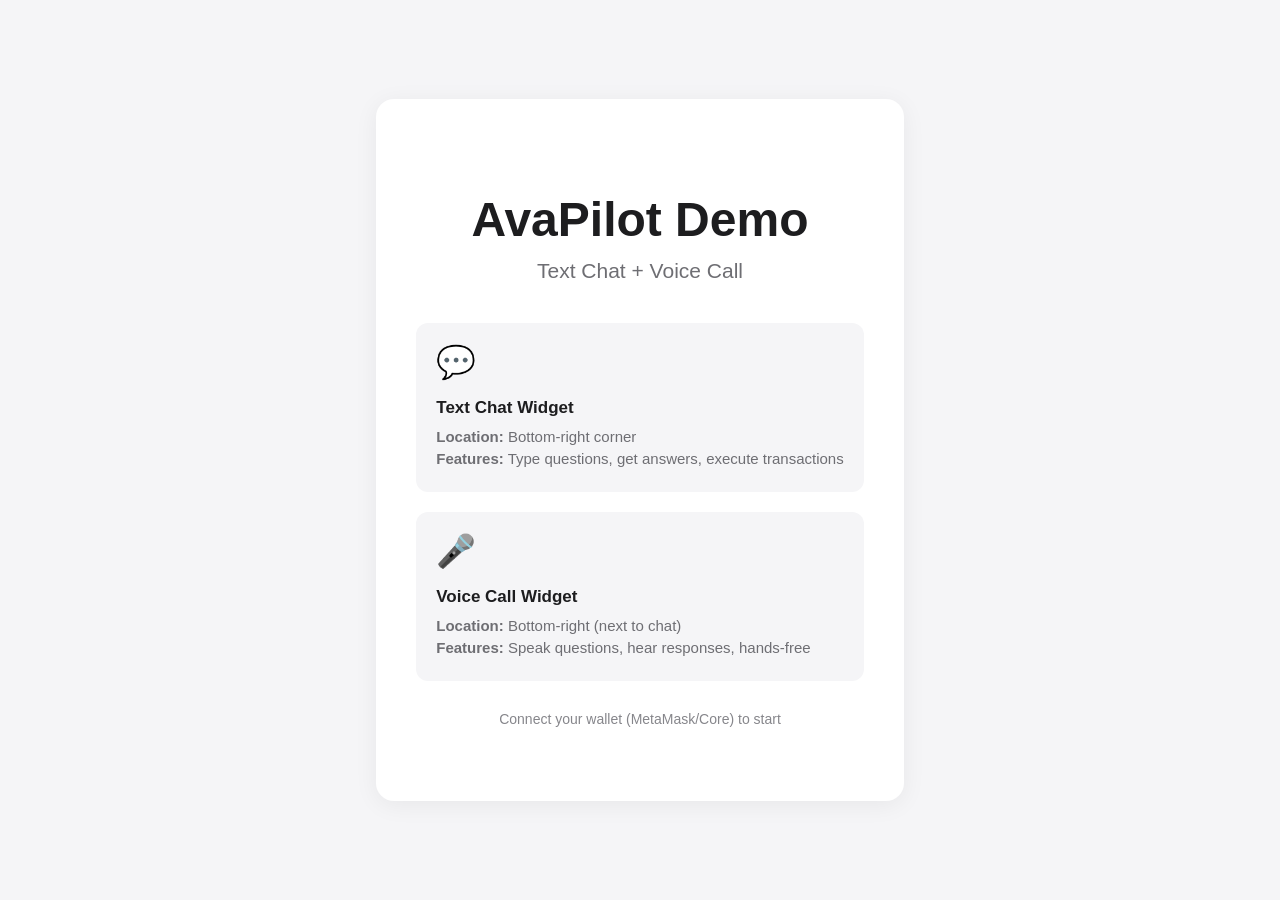
<file: frontend/test-voice-local.html>
<!DOCTYPE html>
<html lang="en">
<head>
  <meta charset="UTF-8">
  <title>AvaPilot - Text + Voice Test</title>
  <style>
    body {
      font-family: -apple-system, BlinkMacSystemFont, 'SF Pro Display', sans-serif;
      background: #f5f5f7;
      min-height: 100vh;
      display: flex;
      align-items: center;
      justify-content: center;
      margin: 0;
    }
    
    .container {
      text-align: center;
      max-width: 600px;
      padding: 60px 40px;
      background: white;
      border-radius: 18px;
      box-shadow: 0 4px 24px rgba(0,0,0,0.06);
    }
    
    h1 {
      font-size: 48px;
      font-weight: 700;
      margin-bottom: 12px;
      color: #1d1d1f;
    }
    
    .subtitle {
      font-size: 21px;
      color: #6e6e73;
      margin-bottom: 40px;
    }
    
    .widget-info {
      background: #f5f5f7;
      padding: 20px;
      border-radius: 12px;
      margin-bottom: 20px;
      text-align: left;
    }
    
    .widget-info h3 {
      font-size: 17px;
      font-weight: 600;
      margin-bottom: 10px;
      color: #1d1d1f;
    }
    
    .widget-info p {
      font-size: 15px;
      color: #6e6e73;
      margin: 5px 0;
    }
    
    .icon {
      font-size: 32px;
      margin-bottom: 10px;
    }
  </style>
</head>
<body>
  <div class="container">
    <h1>AvaPilot Demo</h1>
    <div class="subtitle">Text Chat + Voice Call</div>
    
    <div class="widget-info">
      <div class="icon">💬</div>
      <h3>Text Chat Widget</h3>
      <p><strong>Location:</strong> Bottom-right corner</p>
      <p><strong>Features:</strong> Type questions, get answers, execute transactions</p>
    </div>
    
    <div class="widget-info">
      <div class="icon">🎤</div>
      <h3>Voice Call Widget</h3>
      <p><strong>Location:</strong> Bottom-right (next to chat)</p>
      <p><strong>Features:</strong> Speak questions, hear responses, hands-free</p>
    </div>
    
    <p style="margin-top: 30px; font-size: 14px; color: #86868b;">
      Connect your wallet (MetaMask/Core) to start
    </p>
  </div>

  <!-- Text Chat Widget -->
  <script src="http://localhost:8080/widget.js" 
          data-contract="0xc62C15AD56f54757bb074e0779aE85e54FD67861"
          data-api-key="test_local_key"></script>
  
  <!-- Voice Widget -->
  <script src="http://localhost:8081/widget-voice.js" 
          data-contract="0xc62C15AD56f54757bb074e0779aE85e54FD67861"
          data-api-key="test_local_key"
          data-position="bottom-right"></script>
</body>
</html>
</file>
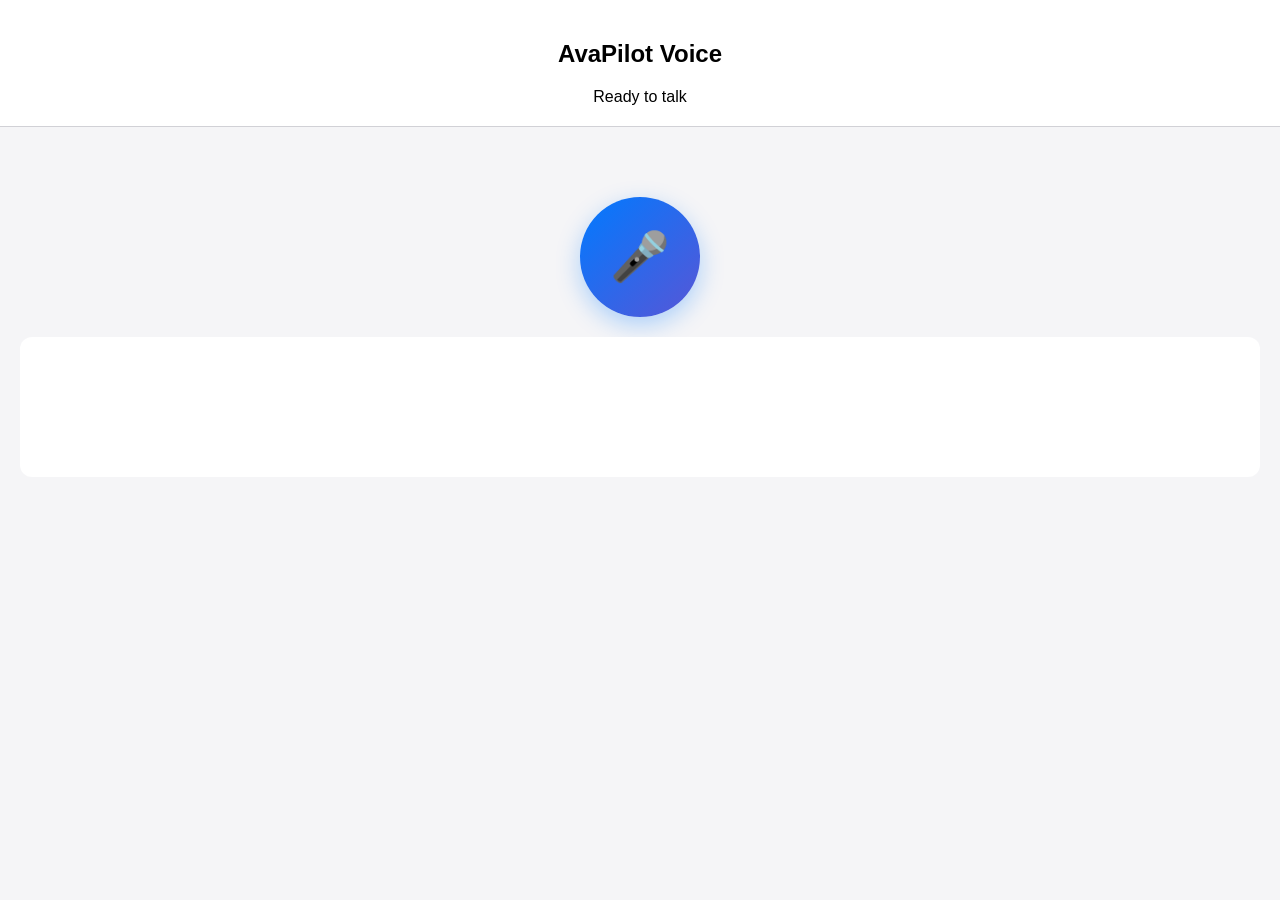
<file: frontend/widget/widget-voice.html>
<!DOCTYPE html>
<html lang="en">
<head>
  <meta charset="UTF-8">
  <title>AvaPilot Voice</title>
  <script src="https://cdn.socket.io/4.5.4/socket.io.min.js"></script>
  <style>
    /* Voice UI styles */
    body {
      font-family: -apple-system, BlinkMacSystemFont, 'SF Pro Display', sans-serif;
      background: #f5f5f7;
      display: flex;
      flex-direction: column;
      height: 100vh;
      margin: 0;
    }
    
    #voice-status {
      padding: 20px;
      text-align: center;
      background: white;
      border-bottom: 1px solid #d1d1d6;
    }
    
    #call-button {
      width: 120px;
      height: 120px;
      border-radius: 50%;
      background: linear-gradient(135deg, #007aff 0%, #5856d6 100%);
      border: none;
      color: white;
      font-size: 48px;
      cursor: pointer;
      margin: auto;
      margin-top: 50px;
      box-shadow: 0 8px 24px rgba(0, 122, 255, 0.3);
      transition: all 0.3s;
    }
    
    #call-button:hover {
      transform: scale(1.05);
    }
    
    #call-button.active {
      background: #ff3b30;
      animation: pulse 1.5s infinite;
    }
    
    @keyframes pulse {
      0%, 100% { box-shadow: 0 0 0 0 rgba(255, 59, 48, 0.7); }
      50% { box-shadow: 0 0 0 20px rgba(255, 59, 48, 0); }
    }
    
    #transcript {
      padding: 20px;
      margin: 20px;
      background: white;
      border-radius: 12px;
      min-height: 100px;
      max-height: 300px;
      overflow-y: auto;
    }
    
    .message {
      margin: 10px 0;
      padding: 10px;
      border-radius: 10px;
    }
    
    .user-message {
      background: #007aff;
      color: white;
      text-align: right;
    }
    
    .agent-message {
      background: #f5f5f7;
      color: #1d1d1f;
    }
    
    #recording-indicator {
      position: fixed;
      top: 20px;
      left: 50%;
      transform: translateX(-50%);
      background: #ff3b30;
      color: white;
      padding: 10px 20px;
      border-radius: 20px;
      font-weight: 600;
      display: none;
      animation: pulse 1.5s infinite;
    }
    
    @keyframes pulse {
      0%, 100% { opacity: 1; }
      50% { opacity: 0.7; }
    }
  </style>
</head>
<body>
  <div id="voice-status">
    <h2>AvaPilot Voice</h2>
    <div id="status">Ready to talk</div>
  </div>
  
  <!-- ✅ ADD: Recording indicator -->
  <div id="recording-indicator">🔴 Recording: <span id="recording-duration">0.0s</span></div>
  
  <div style="text-align: center; margin-top: 20px;">
    <button id="call-button">🎤</button>
    <button id="stop-button" style="display: none; margin-left: 20px; width: 120px; height: 120px; border-radius: 50%; background: #ff3b30; border: none; color: white; font-size: 24px; cursor: pointer; box-shadow: 0 4px 12px rgba(255,59,48,0.3);">
      ⏹ Stop
    </button>
  </div>
  
  <div id="transcript"></div>
  
  <script>
    // Get config from URL
    const urlParams = new URLSearchParams(window.location.search);
    const allowedContract = urlParams.get('contract');
    const apiKey = urlParams.get('apiKey');
    
    // WebSocket connection
    const VOICE_URL = 'http://localhost:8081';  // Voice service URL
    const socket = io(VOICE_URL);
    
    let isConnected = false;
    let isRecording = false;
    let mediaRecorder;
    let audioChunks = [];
    let userAddress = null;
    let conversationId = null;
    let audioContext;
    let audioPlayer = new Audio();
    
    // Request wallet from parent
    window.parent.postMessage({ type: 'AVAPILOT_WALLET_REQUEST' }, '*');
    
    window.addEventListener('message', (e) => {
      if (e.data.type === 'AVAPILOT_WALLET_CONNECTED') {
        userAddress = e.data.address;
        document.getElementById('status').textContent = `Connected: ${userAddress.slice(0, 6)}...`;
      }
    });
    
    // Socket events
    socket.on('connect', () => {
      isConnected = true;
      console.log('[VOICE] Connected to voice server');
    });
    
    socket.on('voice_ready', (data) => {
      console.log('[VOICE] Ready:', data);
    });
    
    socket.on('voice_response', (data) => {
      console.log('[VOICE] Response:', data);
      
      // ✅ UPDATE: Handle recording duration updates
      if (data.type === 'listening' && data.message) {
        document.getElementById('status').textContent = data.message;
      }
      
      if (data.type === 'voice_response') {
        // Stop recording indicator
        stopRecordingIndicator();
        
        // Add to transcript
        addMessage('agent', data.text);
        
        // Play audio response
        const audioBlob = base64ToBlob(data.audio, 'audio/mpeg');
        const audioUrl = URL.createObjectURL(audioBlob);
        audioPlayer.src = audioUrl;
        audioPlayer.play();
        
        document.getElementById('status').textContent = 'Agent speaking...';
        
        audioPlayer.onended = () => {
          document.getElementById('status').textContent = 'Your turn to speak';
          callButton.disabled = false;
          stopButton.disabled = false;
        };
      }
      
      if (data.type === 'transaction') {
        stopRecordingIndicator();
        addMessage('agent', 'Transaction ready');
        window.parent.postMessage({
          type: 'AVAPILOT_EXECUTE_TX',
          transaction: data.transaction
        }, '*');
        callButton.disabled = false;
        stopButton.disabled = false;
      }
      
      if (data.type === 'error') {
        stopRecordingIndicator();
        addMessage('agent', `Error: ${data.message}`);
        document.getElementById('status').textContent = 'Ready to talk';
        callButton.disabled = false;
        stopButton.disabled = false;
      }
    });
    
    // Call button
    const callButton = document.getElementById('call-button');
    const stopButton = document.getElementById('stop-button');
    
    callButton.onclick = async () => {
      if (!userAddress) {
        alert('Connect your wallet first');
        return;
      }
      
      if (!isRecording) {
        // Start call
        await startCall();
      } else {
        // End call
        stopCall();
      }
    };
    
    // ✅ ADD: Stop button handler
    stopButton.onclick = () => {
      if (isRecording) {
        console.log('[VOICE] User pressed stop');
        
        // Stop MediaRecorder
        if (mediaRecorder && mediaRecorder.state === 'recording') {
          mediaRecorder.stop();
        }
        
        // Tell backend to process
        socket.emit('stop_speaking');
        
        // Update UI immediately
        document.getElementById('status').textContent = 'Processing...';
        callButton.disabled = true;
        stopButton.disabled = true;
        
        // Stop recording indicator
        stopRecordingIndicator();
        
        // Stop tracks
        if (mediaRecorder && mediaRecorder.stream) {
          mediaRecorder.stream.getTracks().forEach(track => track.stop());
        }
        
        isRecording = false;
        callButton.classList.remove('active');
        callButton.textContent = '🎤';
        stopButton.style.display = 'none';
      }
    };
    
    function startRecordingIndicator() {
      const indicator = document.getElementById('recording-indicator');
      const durationSpan = document.getElementById('recording-duration');
      
      indicator.style.display = 'block';
      recordingStartTime = Date.now();
      
      recordingTimer = setInterval(() => {
        const elapsed = (Date.now() - recordingStartTime) / 1000;
        durationSpan.textContent = `${elapsed.toFixed(1)}s`;
      }, 100);
    }
    
    function stopRecordingIndicator() {
      const indicator = document.getElementById('recording-indicator');
      indicator.style.display = 'none';
      
      if (recordingTimer) {
        clearInterval(recordingTimer);
        recordingTimer = null;
      }
    }
    
    async function startCall() {
      try {
        const stream = await navigator.mediaDevices.getUserMedia({ audio: true });
        
        conversationId = `voice_${Date.now()}`;
        socket.emit('start_conversation', {
          conversation_id: conversationId,
          user_address: userAddress,
          allowed_contract: allowedContract,
          api_key: apiKey
        });
        
        audioContext = new (window.AudioContext || window.webkitAudioContext)();
        mediaRecorder = new MediaRecorder(stream, { 
          mimeType: 'audio/webm;codecs=opus',
          audioBitsPerSecond: 128000
        });
        
        mediaRecorder.ondataavailable = (event) => {
          if (event.data.size > 0) {
            const reader = new FileReader();
            reader.onload = () => {
              const base64 = reader.result.split(',')[1];
              socket.emit('audio_chunk', {
                audio: base64,
                format: 'webm',
                sample_rate: 16000
              });
            };
            reader.readAsDataURL(event.data);
          }
        };
        
        mediaRecorder.start(500);  // 500ms chunks
        
        isRecording = true;
        callButton.classList.add('active');
        callButton.textContent = '⏸';
        stopButton.style.display = 'inline-block';
        document.getElementById('status').textContent = 'Listening...';
        
        // ✅ ADD: Start recording indicator
        startRecordingIndicator();
        
      } catch (error) {
        console.error('[VOICE] Error starting call:', error);
        alert('Microphone access required');
      }
    }
    
    function stopCall() {
      if (mediaRecorder) {
        mediaRecorder.stop();
        mediaRecorder.stream.getTracks().forEach(track => track.stop());
      }
      
      socket.emit('stop_speaking');
      
      isRecording = false;
      callButton.classList.remove('active');
      callButton.textContent = '🎤';
      stopButton.style.display = 'none';  // ← HIDE STOP BUTTON
      document.getElementById('status').textContent = 'Call ended';
      
      // Re-enable buttons
      callButton.disabled = false;
      stopButton.disabled = false;
    }
    
    function addMessage(sender, text) {
      const div = document.createElement('div');
      div.className = `message ${sender}-message`;
      div.textContent = `${sender === 'user' ? 'You' : 'Agent'}: ${text}`;
      document.getElementById('transcript').appendChild(div);
      div.scrollIntoView({ behavior: 'smooth' });
    }
    
    function base64ToBlob(base64, mimeType) {
      const byteCharacters = atob(base64);
      const byteNumbers = new Array(byteCharacters.length);
      for (let i = 0; i < byteCharacters.length; i++) {
        byteNumbers[i] = byteCharacters.charCodeAt(i);
      }
      const byteArray = new Uint8Array(byteNumbers);
      return new Blob([byteArray], { type: mimeType });
    }
    
    // ✅ ADD: Direct wallet detection (fallback for standalone mode)
    const isStandalone = window.self === window.top;
    
    if (isStandalone && typeof window.ethereum !== 'undefined') {
      // Running standalone (not in iframe) - connect directly
      console.log('[VOICE] Standalone mode - connecting wallet directly');
      
      window.ethereum.request({ method: 'eth_requestAccounts' })
        .then(accounts => {
          if (accounts && accounts.length > 0) {
            userAddress = accounts[0];
            document.getElementById('status').textContent = `Connected: ${userAddress.slice(0, 6)}...`;
          }
        })
        .catch(err => {
          console.error('[VOICE] Wallet error:', err);
          document.getElementById('status').textContent = 'Wallet connection failed';
        });
    } else if (!isStandalone) {
      // Running in iframe - request from parent (existing code)
      window.parent.postMessage({ type: 'AVAPILOT_WALLET_REQUEST' }, '*');
    } else {
      document.getElementById('status').textContent = 'No wallet detected';
    }
  </script>
</body>
</html>
</file>
